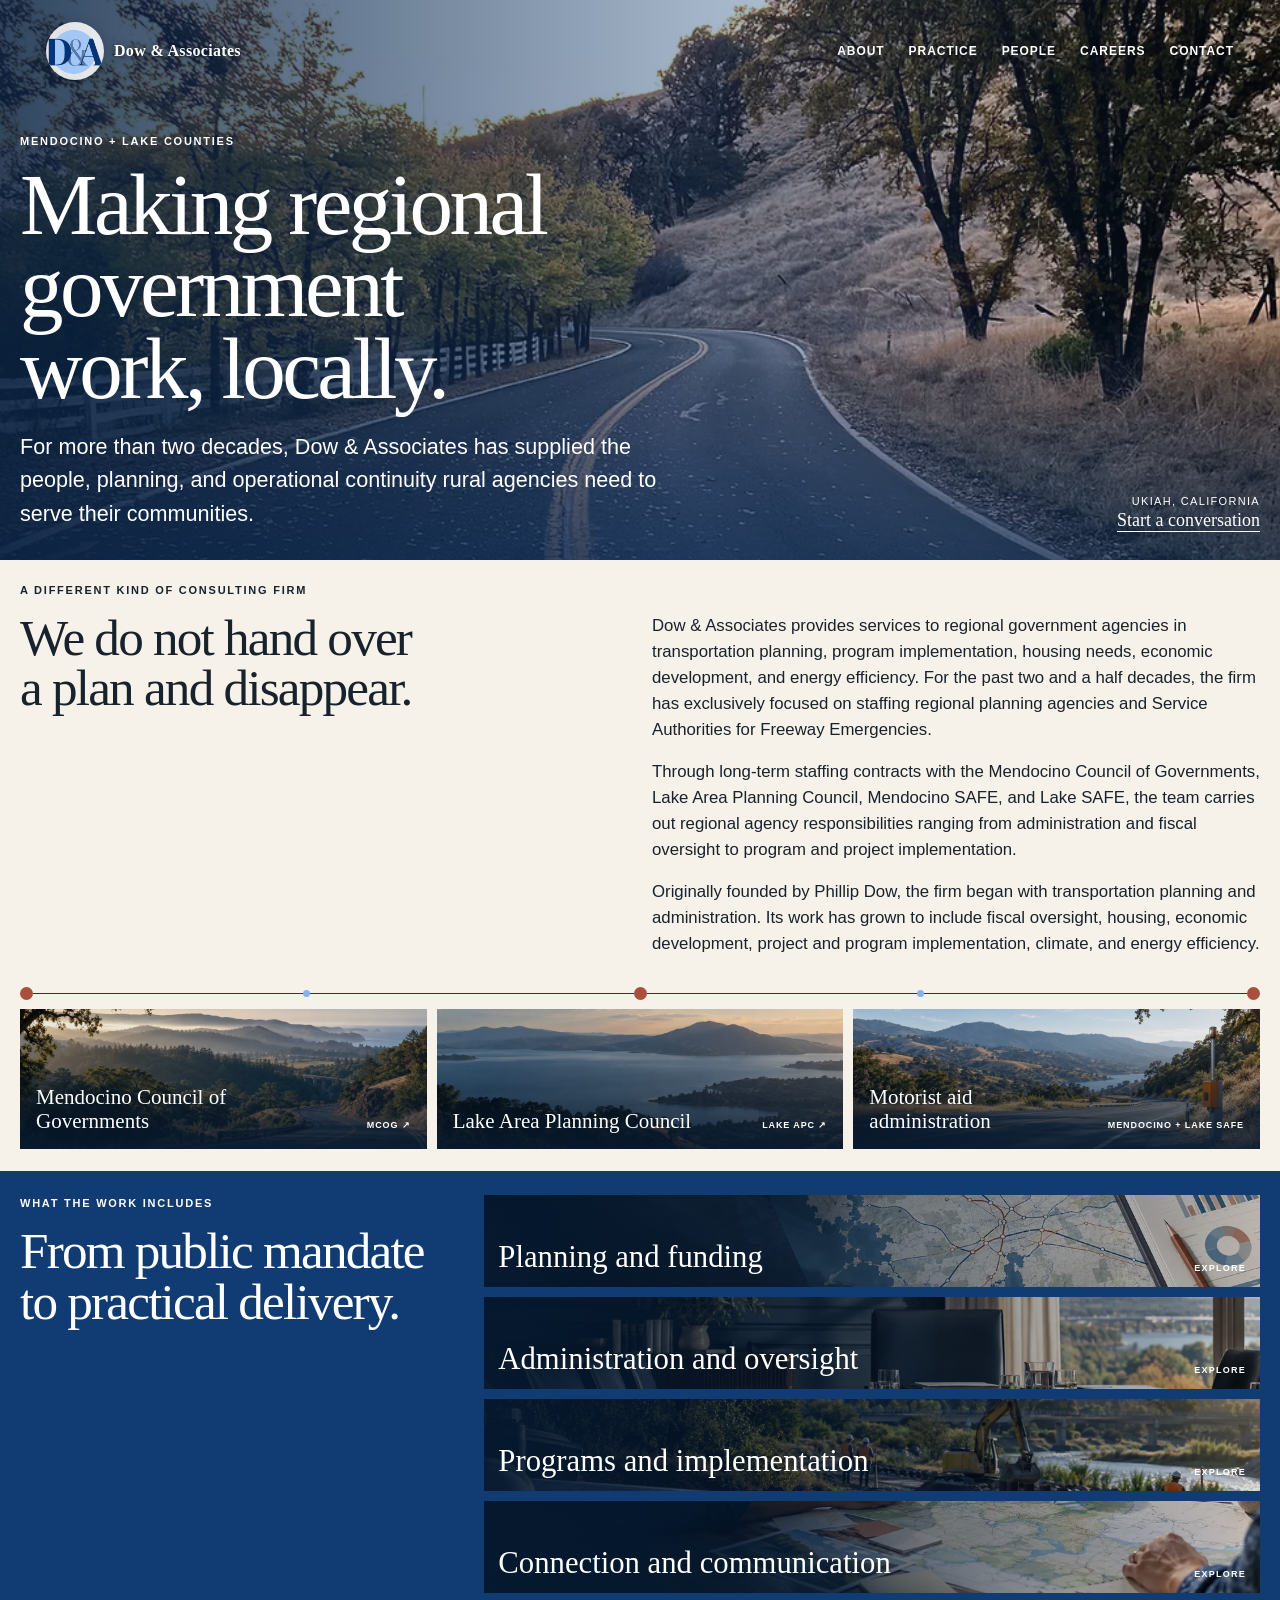
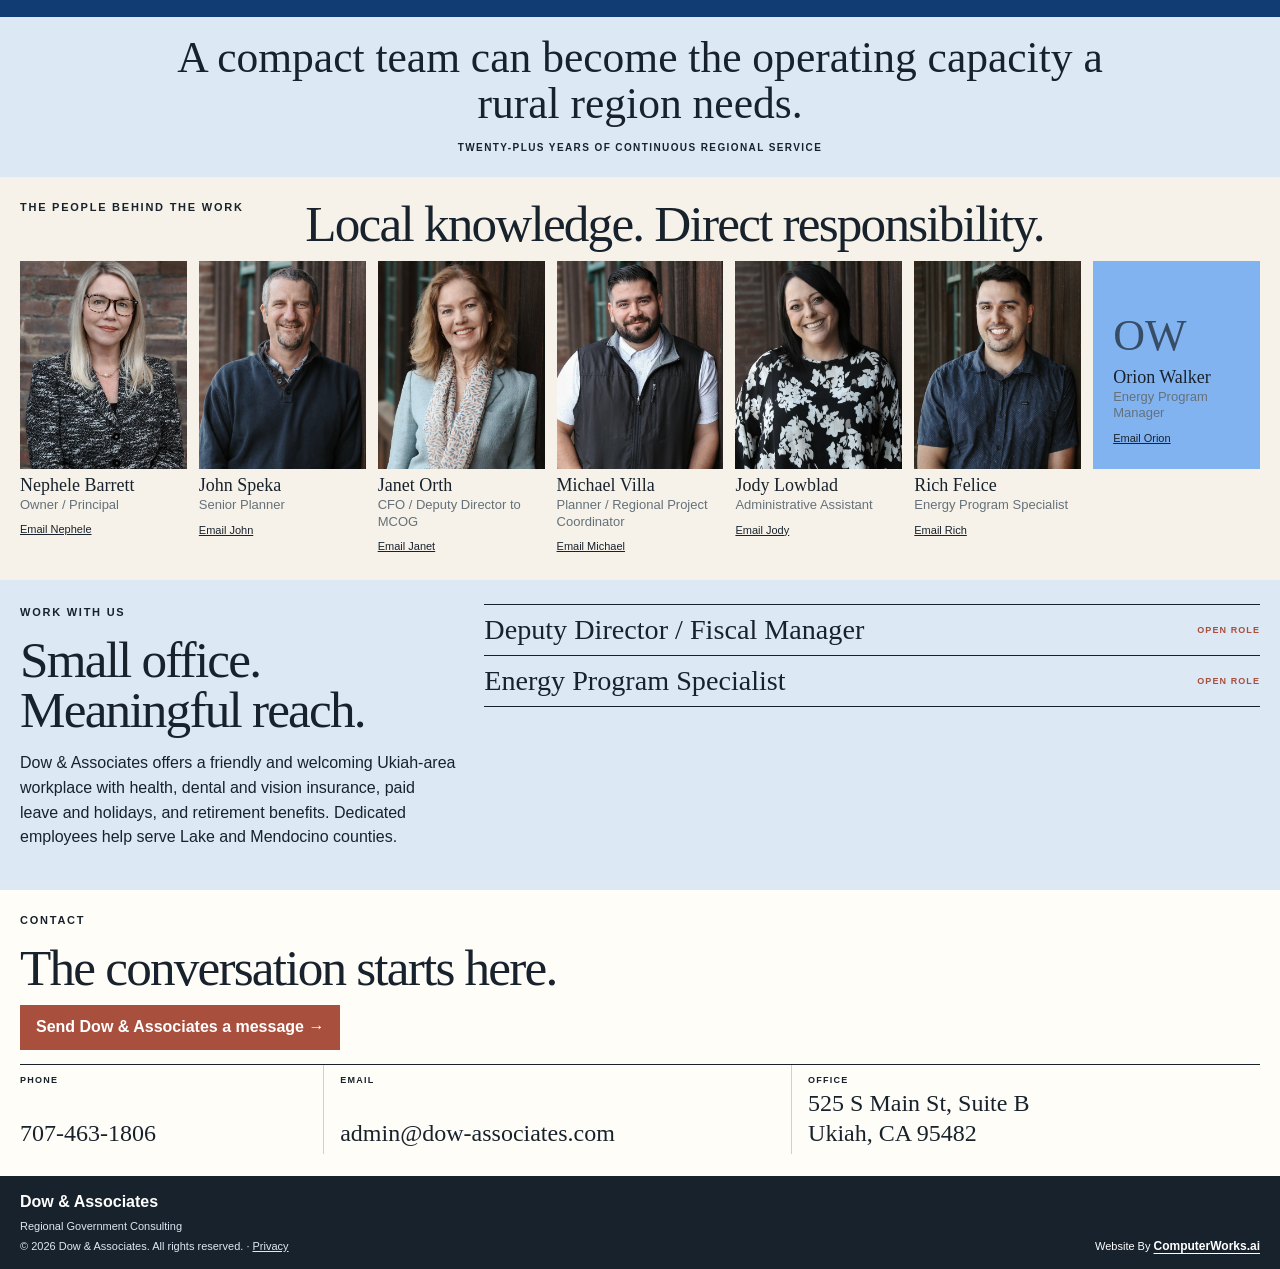
<file: index.html>
<!doctype html>
<html lang="en">
<head>
  <meta charset="utf-8">
  <meta name="viewport" content="width=device-width, initial-scale=1">
  <meta name="robots" content="noindex, nofollow">
  <meta name="description" content="Dow & Associates provides regional government staffing and operations across Mendocino and Lake counties.">
  <title>Dow & Associates | Regional Government Consulting</title>
  <link rel="icon" href="assets/favicon.svg" type="image/svg+xml">
  <link rel="stylesheet" href="assets/styles.css?v=20261025-8">
<link rel="stylesheet" href="assets/cwu-colophon.css" data-cwu-colophon="true">
</head>
<body>
  <a class="skip-link" href="#main">Skip to content</a>
  <header class="site-header"><a class="wordmark" href="#top" aria-label="Dow and Associates home"><img class="brand-logo" src="assets/images/logo.png" alt="" width="451" height="452"><span>Dow &amp; Associates</span></a><button class="menu-button" type="button" aria-expanded="false" aria-controls="site-nav">Explore</button><nav id="site-nav" aria-label="Primary navigation"><a href="#about">About</a><a href="#practice">Practice</a><a href="#people">People</a><a href="#careers">Careers</a><a href="contact/">Contact</a></nav></header>
  <main id="main">
    <section class="hero" id="top" aria-labelledby="hero-title"><img src="assets/images/hero.webp" alt="A winding rural road through the oak-covered hills of Northern California" width="978" height="534" fetchpriority="high"><div class="hero-shade" aria-hidden="true"></div><div class="hero-copy"><p class="overline">Mendocino + Lake Counties</p><h1 id="hero-title">Making regional government work, locally.</h1><p>For more than two decades, Dow &amp; Associates has supplied the people, planning, and operational continuity rural agencies need to serve their communities.</p></div><a class="hero-contact" href="#contact"><span>Ukiah, California</span><strong>Start a conversation</strong></a></section>
    <section class="intro" id="about" aria-labelledby="intro-title"><p class="eyebrow">A different kind of consulting firm</p><div class="intro-body"><h2 id="intro-title">We do not hand over a plan and disappear.</h2><div><p>Dow & Associates provides services to regional government agencies in transportation planning, program implementation, housing needs, economic development, and energy efficiency. For the past two and a half decades, the firm has exclusively focused on staffing regional planning agencies and Service Authorities for Freeway Emergencies.</p><p>Through long-term staffing contracts with the Mendocino Council of Governments, Lake Area Planning Council, Mendocino SAFE, and Lake SAFE, the team carries out regional agency responsibilities ranging from administration and fiscal oversight to program and project implementation.</p><p>Originally founded by Phillip Dow, the firm began with transportation planning and administration. Its work has grown to include fiscal oversight, housing, economic development, project and program implementation, climate, and energy efficiency.</p></div></div><div class="region-line" aria-hidden="true"><span></span><i></i><span></span><i></i><span></span></div><div class="agency-links"><a class="agency-card" href="https://www.mendocinocog.org/"><img src="assets/images/mcog-tile.webp" alt="A Northern California roadway crossing Mendocino County hills" width="1200" height="675" decoding="async"><span class="agency-card-copy"><strong>Mendocino Council of Governments</strong><b>MCOG ↗</b></span></a><a class="agency-card" href="https://www.lakeapc.org/"><img src="assets/images/lake-apc-tile.webp" alt="Clear Lake and the surrounding Lake County landscape" width="1200" height="675" decoding="async"><span class="agency-card-copy"><strong>Lake Area Planning Council</strong><b>Lake APC ↗</b></span></a><div class="agency-card agency-card-static"><img src="assets/images/safe-tile.webp" alt="A rural highway emergency call box in Northern California" width="1200" height="675" decoding="async"><span class="agency-card-copy"><strong>Motorist aid administration</strong><b>Mendocino + Lake SAFE</b></span></div></div></section>
    <section class="practice" id="practice" aria-labelledby="practice-title"><div class="practice-heading"><p class="eyebrow">What the work includes</p><h2 id="practice-title">From public mandate to practical delivery.</h2></div><div class="practice-list"><details open><summary><img src="assets/images/planning-button.webp" alt="" width="1200" height="500" decoding="async"><strong>Planning and funding</strong><span>Explore</span></summary><div><p>Long-range transportation plan development</p><p>Transportation funding programming</p><p>Transit funding allocation</p><p>Regional Housing Needs Allocation preparation</p></div></details><details><summary><img src="assets/images/oversight-button.webp" alt="" width="1200" height="500" decoding="async"><strong>Administration and oversight</strong><span>Explore</span></summary><div><p>Transportation Development Act administration and oversight</p><p>Budget development and management</p><p>Annual work plan preparation and implementation</p><p>Board and committee meeting management and preparation</p></div></details><details><summary><img src="assets/images/implementation-button.webp" alt="" width="1200" height="500" decoding="async"><strong>Programs and implementation</strong><span>Explore</span></summary><div><p>Grant writing and management</p><p>Funding program management</p><p>Program and project implementation</p><p>Northern Rural Energy Network program implementation</p></div></details><details><summary><img src="assets/images/communication-button.webp" alt="" width="1200" height="500" decoding="async"><strong>Connection and communication</strong><span>Explore</span></summary><div><p>Motorist aid call box administration and maintenance</p><p>Agency website management</p><p>Media communications</p><p>Economic development support</p></div></details></div></section>
    <section class="quote" aria-label="Dow and Associates positioning statement"><p>A compact team can become the operating capacity a rural region needs.</p><span>Twenty-plus years of continuous regional service</span></section>
    <section class="people" id="people" aria-labelledby="people-title"><div class="people-heading"><p class="eyebrow">The people behind the work</p><h2 id="people-title">Local knowledge. Direct responsibility.</h2></div><div class="portrait-row"><article><img src="assets/images/nephele.jpg" alt="Nephele Barrett" width="596" height="756" loading="lazy" decoding="async"><div><h3>Nephele Barrett</h3><p>Owner / Principal</p><a href="mailto:barrettn@dow-associates.com">Email Nephele</a></div></article><article><img src="assets/images/john.jpg" alt="John Speka" width="596" height="756" loading="lazy" decoding="async"><div><h3>John Speka</h3><p>Senior Planner</p><a href="mailto:spekaj@dow-associates.com">Email John</a></div></article><article><img src="assets/images/janet.jpg" alt="Janet Orth" width="596" height="756" loading="lazy" decoding="async"><div><h3>Janet Orth</h3><p>CFO / Deputy Director to MCOG</p><a href="mailto:orthj@dow-associates.com">Email Janet</a></div></article><article><img src="assets/images/michael.jpg" alt="Michael Villa" width="596" height="756" loading="lazy" decoding="async"><div><h3>Michael Villa</h3><p>Planner / Regional Project Coordinator</p><a href="mailto:villam@dow-associates.com">Email Michael</a></div></article><article><img src="assets/images/jody.jpg" alt="Jody Lowblad" width="596" height="756" loading="lazy" decoding="async"><div><h3>Jody Lowblad</h3><p>Administrative Assistant</p><a href="mailto:lowbladj@dow-associates.com">Email Jody</a></div></article><article><img src="assets/images/rich.jpg" alt="Rich Felice" width="596" height="756" loading="lazy" decoding="async"><div><h3>Rich Felice</h3><p>Energy Program Specialist</p><a href="mailto:felicer@dow-associates.com">Email Rich</a></div></article><article class="no-photo"><div><span>OW</span><h3>Orion Walker</h3><p>Energy Program Manager</p><a href="mailto:walkero@dow-associates.com">Email Orion</a></div></article></div></section>
    <section class="careers" id="careers" aria-labelledby="careers-title"><div><p class="eyebrow">Work with us</p><h2 id="careers-title">Small office.<br>Meaningful reach.</h2><p>Dow & Associates offers a friendly and welcoming Ukiah-area workplace with health, dental and vision insurance, paid leave and holidays, and retirement benefits. Dedicated employees help serve Lake and Mendocino counties.</p></div><div class="openings"><details open><summary><span>Deputy Director / Fiscal Manager</span><b>Open role</b></summary><div><p>The Deputy Director/Fiscal Manager plans, develops, directs, and supervises administrative and accounting functions, including administrative policies and procedures, procurement, and records management.</p><p>Responsibilities include agency budgets; revenue tracking and forecasting; fiscal control, monitoring, and reporting; disbursements and cost accounting; fiscal and performance audits; contracts; boards and committees; state and federal compliance; transit claimant oversight; website management and publicity; and special projects. The work is performed primarily under the Mendocino Council of Governments staffing contract.</p><a href="mailto:admin@dow-associates.com?subject=Deputy%20Director%20%2F%20Fiscal%20Manager">Send a resume, cover letter, and references →</a></div></details><details><summary><span>Energy Program Specialist</span><b>Open role</b></summary><div><p>The Energy Program Specialist implements energy efficiency and sustainability initiatives, including public and residential equity programs, rebate and resource programs, energy assessments, workforce training, and codes and standards support.</p><p>This is a full-time Ukiah position with a hybrid-work option, local travel, and occasional weekend and evening outreach. Qualifications include education or experience equivalent to a college degree or two years in a closely related field, plus knowledge of energy technologies, energy management, usage, efficiency and conservation, and local and state energy policy and goals.</p><a href="https://www.indeed.com/job/energy-program-specialist-bd1ef2acbaef7be6">View the Indeed listing →</a><br><a href="mailto:admin@dow-associates.com?subject=Energy%20Program%20Specialist">Apply by email →</a></div></details></div></section>
    <section class="contact" id="contact" aria-labelledby="contact-title"><p class="eyebrow">Contact</p><h2 id="contact-title">The conversation starts here.</h2><a class="contact-button" href="contact/">Send Dow &amp; Associates a message →</a><div class="contact-links"><a href="tel:+17074631806"><small>Phone</small><strong>707-463-1806</strong></a><a href="mailto:admin@dow-associates.com"><small>Email</small><strong>admin@dow-associates.com</strong></a><a href="https://www.google.com/maps/@39.146673,-123.2054216,187a,75y,12.41h,89.07t/data=!3m7!1e1!3m5!1sJqobm53rjxcoYDddpdhJoA!2e0!6shttps:%2F%2Fstreetviewpixels-pa.clients6.google.com%2Fv1%2Fthumbnail%3Fcb_client%3Dmaps_sv.tactile%26w%3D900%26h%3D600%26pitch%3D0.9318750362195516%26panoid%3DJqobm53rjxcoYDddpdhJoA%26yaw%3D12.410435412925892!7i16384!8i8192?entry=ttu&amp;g_ep=EgoyMDI2MTAyMC4wIKXMDSoASAFQAw%3D%3D"><small>Office</small><strong>525 S Main St, Suite B<br>Ukiah, CA 95482</strong></a></div></section>
  </main>
  <footer><div><strong>Dow &amp; Associates</strong><span>Regional Government Consulting</span><span>© 2026 Dow &amp; Associates. All rights reserved. · <a href="privacy/">Privacy</a></span></div><!-- CWU COLOPHON START -->
<div id="cwu-colophon" class="cwu-colophon" aria-label="Website Colophon">
  <span class="cwu-colophon-credit">Website By <a href="https://computerworks.ai/" class="cwu-colophon-brand">ComputerWorks.ai</a></span>
</div>
<!-- CWU COLOPHON END --></footer>
  <script src="assets/site.js?v=20261025-2"></script>
</body>
</html>
</file>
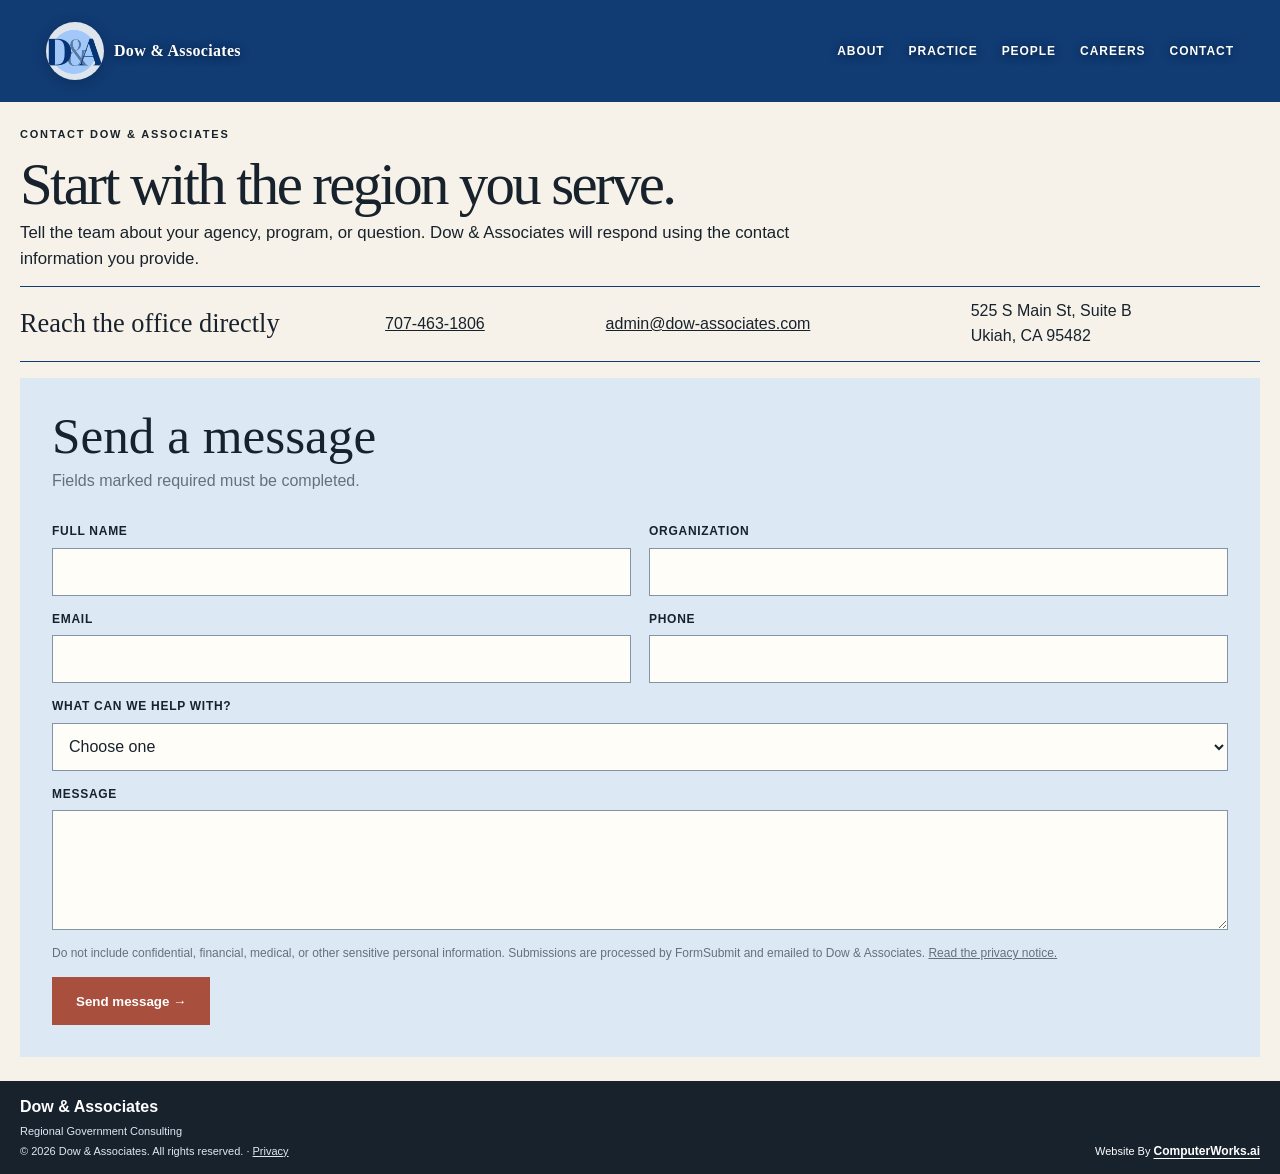
<file: contact/index.html>
<!doctype html>
<html lang="en">
<head>
  <meta charset="utf-8">
  <meta name="viewport" content="width=device-width, initial-scale=1">
  <meta name="robots" content="noindex, nofollow">
  <meta name="description" content="Contact Dow & Associates about regional planning, agency staffing, programs, and public-sector consulting.">
  <title>Contact | Dow & Associates</title>
  <link rel="icon" href="../assets/favicon.svg" type="image/svg+xml">
  <link rel="stylesheet" href="../assets/styles.css?v=20261025-8">
<link rel="stylesheet" href="../assets/cwu-colophon.css" data-cwu-colophon="true">
</head>
<body>
  <a class="skip-link" href="#main">Skip to content</a>
  <div class="interior-header">
    <header class="site-header"><a class="wordmark" href="../" aria-label="Dow and Associates home"><img class="brand-logo" src="../assets/images/logo.png" alt="" width="451" height="452"><span>Dow &amp; Associates</span></a><button class="menu-button" type="button" aria-expanded="false" aria-controls="site-nav">Explore</button><nav id="site-nav" aria-label="Primary navigation"><a href="../#about">About</a><a href="../#practice">Practice</a><a href="../#people">People</a><a href="../#careers">Careers</a><a href="./" aria-current="page">Contact</a></nav></header>
  </div>
  <main class="interior-main" id="main">
    <section class="interior-intro" aria-labelledby="page-title"><div><p class="eyebrow">Contact Dow &amp; Associates</p><h1 id="page-title">Start with the region you serve.</h1></div><p>Tell the team about your agency, program, or question. Dow &amp; Associates will respond using the contact information you provide.</p></section>
    <div class="contact-layout">
      <aside class="contact-aside" aria-labelledby="direct-title"><h2 id="direct-title">Reach the office directly</h2><a href="tel:+17074631806">707-463-1806</a><a href="mailto:admin@dow-associates.com">admin@dow-associates.com</a><address>525 S Main St, Suite B<br>Ukiah, CA 95482</address></aside>
      <section class="form-panel" aria-labelledby="form-title"><h2 id="form-title">Send a message</h2><p class="form-note">Fields marked required must be completed.</p>
        <form class="contact-form" action="https://formsubmit.co/admin@dow-associates.com" method="post">
          <input type="hidden" name="_subject" value="New website inquiry for Dow &amp; Associates">
          <input type="hidden" name="_next" value="https://ukiahcomputerworks.github.io/dow-preview/thanks/">
          <input type="hidden" name="_template" value="table">
          <input type="text" name="_honey" tabindex="-1" autocomplete="off" class="form-honey" aria-hidden="true">
          <label>Full name <input type="text" name="Name" autocomplete="name" required></label>
          <label>Organization <input type="text" name="Organization" autocomplete="organization"></label>
          <label>Email <input type="email" name="Email" autocomplete="email" required></label>
          <label>Phone <input type="tel" name="Phone" autocomplete="tel"></label>
          <label class="full">What can we help with?
            <select name="Inquiry type" required><option value="">Choose one</option><option>Regional agency staffing</option><option>Transportation planning</option><option>Program or project implementation</option><option>Housing or economic development</option><option>Climate or energy program</option><option>Employment</option><option>General question</option></select>
          </label>
          <label class="full">Message <textarea name="Message" required></textarea></label>
          <p class="form-privacy">Do not include confidential, financial, medical, or other sensitive personal information. Submissions are processed by FormSubmit and emailed to Dow &amp; Associates. <a href="../privacy/">Read the privacy notice.</a></p>
          <button type="submit">Send message →</button>
        </form>
      </section>
    </div>
  </main>
  <footer><div><strong>Dow &amp; Associates</strong><span>Regional Government Consulting</span><span>© 2026 Dow &amp; Associates. All rights reserved. · <a href="../privacy/">Privacy</a></span></div><!-- CWU COLOPHON START -->
<div id="cwu-colophon" class="cwu-colophon" aria-label="Website Colophon">
  <span class="cwu-colophon-credit">Website By <a href="https://computerworks.ai/" class="cwu-colophon-brand">ComputerWorks.ai</a></span>
</div>
<!-- CWU COLOPHON END --></footer>
  <script src="../assets/site.js?v=20261025-2"></script>
</body>
</html>
</file>
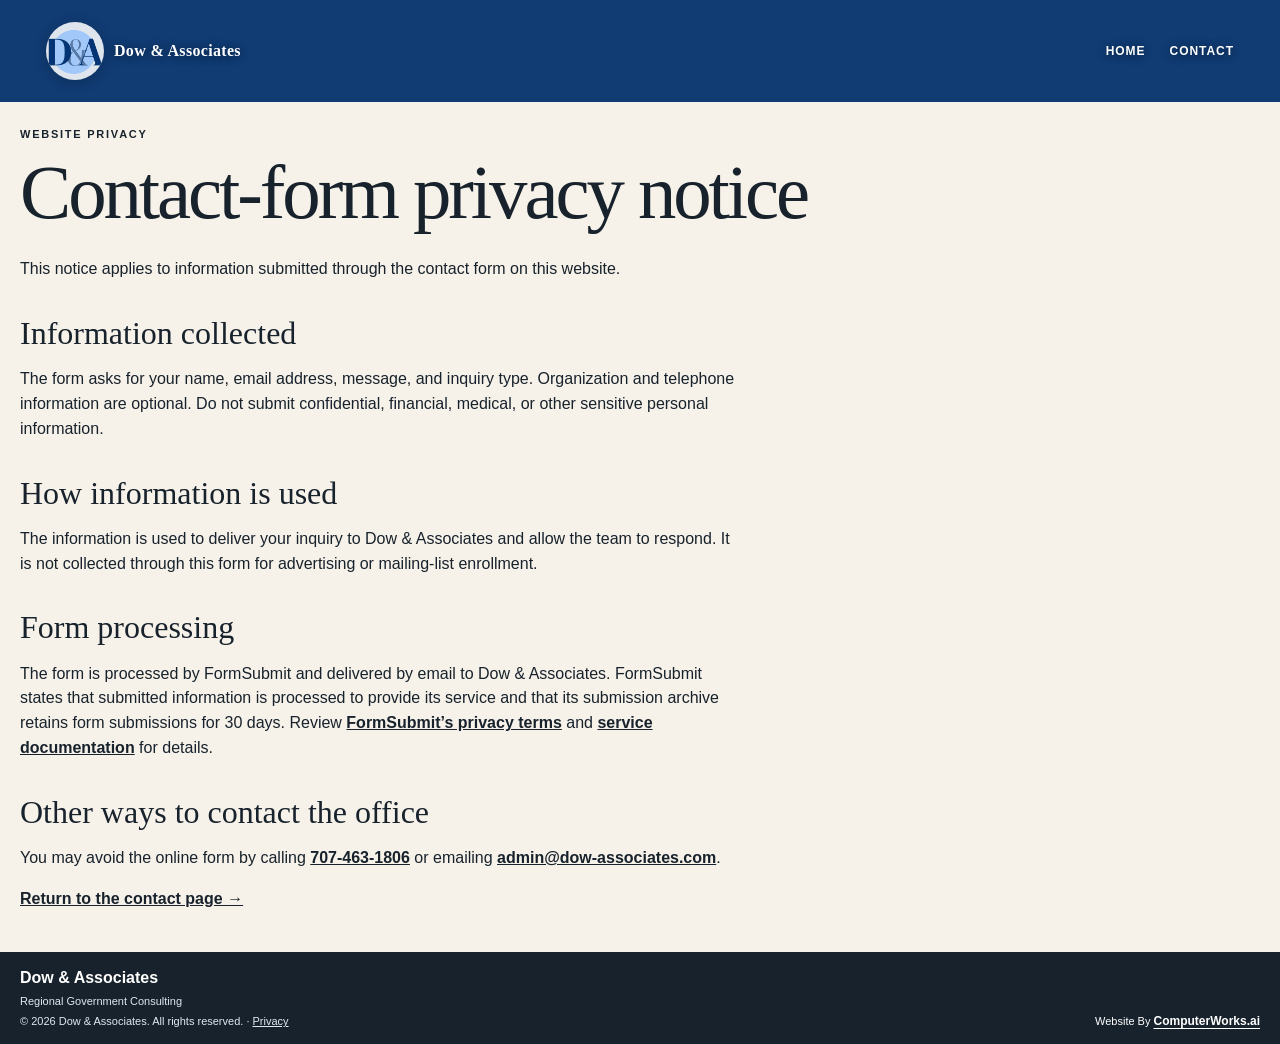
<file: privacy/index.html>
<!doctype html>
<html lang="en">
<head>
  <meta charset="utf-8">
  <meta name="viewport" content="width=device-width, initial-scale=1">
  <meta name="robots" content="noindex, nofollow">
  <meta name="description" content="Privacy information for the Dow & Associates website contact form.">
  <title>Privacy | Dow & Associates</title>
  <link rel="icon" href="../assets/favicon.svg" type="image/svg+xml">
  <link rel="stylesheet" href="../assets/styles.css?v=20261025-8">
<link rel="stylesheet" href="../assets/cwu-colophon.css" data-cwu-colophon="true">
</head>
<body>
  <a class="skip-link" href="#main">Skip to content</a>
  <div class="interior-header"><header class="site-header"><a class="wordmark" href="../" aria-label="Dow and Associates home"><img class="brand-logo" src="../assets/images/logo.png" alt="" width="451" height="452"><span>Dow &amp; Associates</span></a><nav aria-label="Primary navigation"><a href="../">Home</a><a href="../contact/">Contact</a></nav></header></div>
  <main class="interior-main" id="main"><article class="privacy-copy"><p class="eyebrow">Website privacy</p><h1>Contact-form privacy notice</h1><p>This notice applies to information submitted through the contact form on this website.</p><h2>Information collected</h2><p>The form asks for your name, email address, message, and inquiry type. Organization and telephone information are optional. Do not submit confidential, financial, medical, or other sensitive personal information.</p><h2>How information is used</h2><p>The information is used to deliver your inquiry to Dow &amp; Associates and allow the team to respond. It is not collected through this form for advertising or mailing-list enrollment.</p><h2>Form processing</h2><p>The form is processed by FormSubmit and delivered by email to Dow &amp; Associates. FormSubmit states that submitted information is processed to provide its service and that its submission archive retains form submissions for 30 days. Review <a href="https://formsubmit.co/privacy.pdf">FormSubmit’s privacy terms</a> and <a href="https://formsubmit.co/documentation">service documentation</a> for details.</p><h2>Other ways to contact the office</h2><p>You may avoid the online form by calling <a href="tel:+17074631806">707-463-1806</a> or emailing <a href="mailto:admin@dow-associates.com">admin@dow-associates.com</a>.</p><p><a href="../contact/">Return to the contact page →</a></p></article></main>
  <footer><div><strong>Dow &amp; Associates</strong><span>Regional Government Consulting</span><span>© 2026 Dow &amp; Associates. All rights reserved. · <a href="./">Privacy</a></span></div><!-- CWU COLOPHON START -->
<div id="cwu-colophon" class="cwu-colophon" aria-label="Website Colophon">
  <span class="cwu-colophon-credit">Website By <a href="https://computerworks.ai/" class="cwu-colophon-brand">ComputerWorks.ai</a></span>
</div>
<!-- CWU COLOPHON END --></footer>
</body>
</html>
</file>
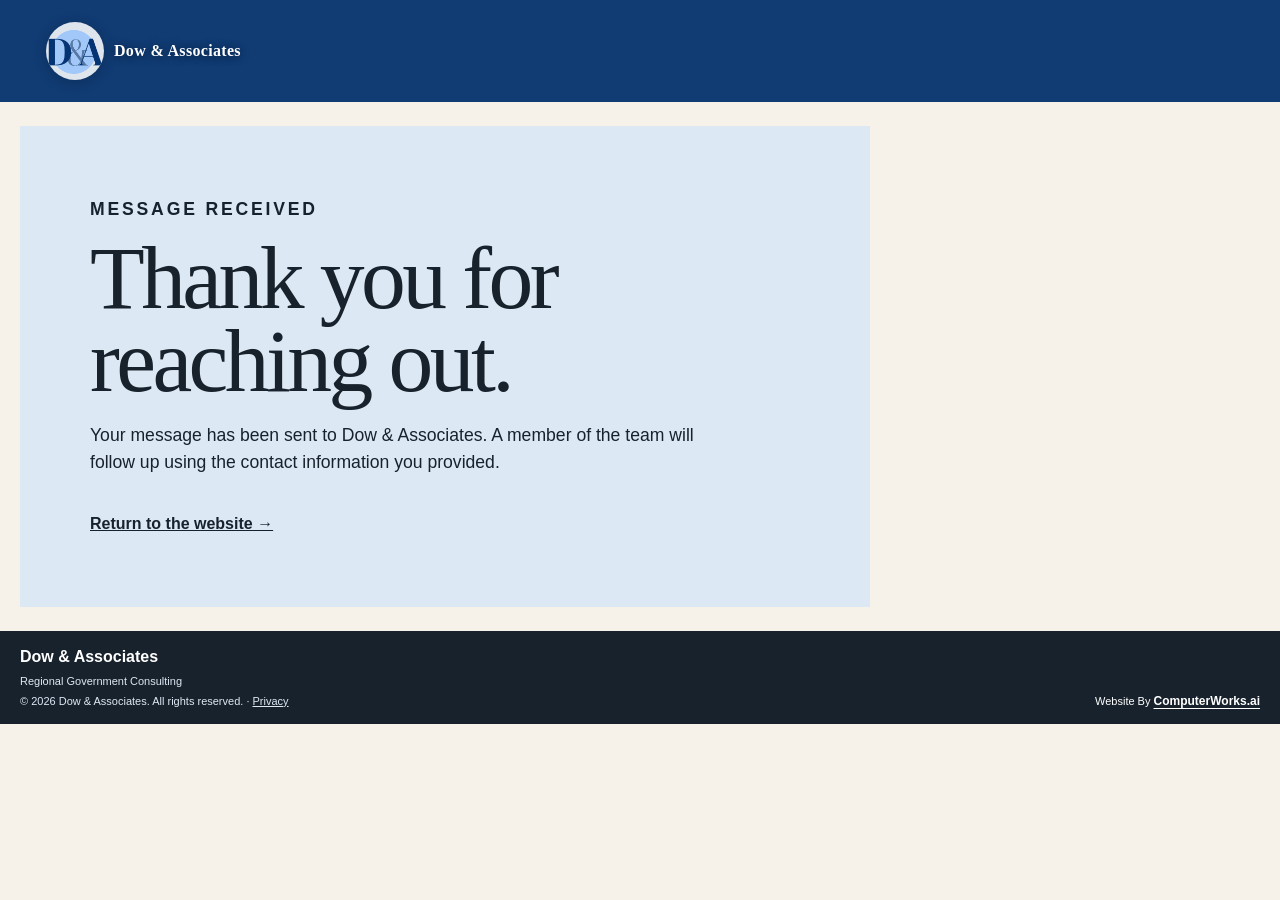
<file: thanks/index.html>
<!doctype html>
<html lang="en">
<head>
  <meta charset="utf-8">
  <meta name="viewport" content="width=device-width, initial-scale=1">
  <meta name="robots" content="noindex, nofollow">
  <title>Message Sent | Dow & Associates</title>
  <link rel="icon" href="../assets/favicon.svg" type="image/svg+xml">
  <link rel="stylesheet" href="../assets/styles.css?v=20261025-8">
<link rel="stylesheet" href="../assets/cwu-colophon.css" data-cwu-colophon="true">
</head>
<body>
  <div class="interior-header"><header class="site-header"><a class="wordmark" href="../" aria-label="Dow and Associates home"><img class="brand-logo" src="../assets/images/logo.png" alt="" width="451" height="452"><span>Dow &amp; Associates</span></a></header></div>
  <main class="interior-main" id="main"><section class="thanks-panel"><p class="eyebrow">Message received</p><h1>Thank you for reaching out.</h1><p>Your message has been sent to Dow &amp; Associates. A member of the team will follow up using the contact information you provided.</p><a href="../">Return to the website →</a></section></main>
  <footer><div><strong>Dow &amp; Associates</strong><span>Regional Government Consulting</span><span>© 2026 Dow &amp; Associates. All rights reserved. · <a href="../privacy/">Privacy</a></span></div><!-- CWU COLOPHON START -->
<div id="cwu-colophon" class="cwu-colophon" aria-label="Website Colophon">
  <span class="cwu-colophon-credit">Website By <a href="https://computerworks.ai/" class="cwu-colophon-brand">ComputerWorks.ai</a></span>
</div>
<!-- CWU COLOPHON END --></footer>
</body>
</html>
</file>
<file: assets/styles.css>
:root {
  --navy: #103b73;
  --sky: #82b3f1;
  --mist: #dce9f5;
  --paper: #fffdf8;
  --cream: #f6f2e9;
  --clay: #a94f3e;
  --ink: #18222c;
  --stone: #65717a;
  --line: #c8d2dc;
  --serif: Georgia, "Times New Roman", serif;
  --sans: Arial, "Helvetica Neue", sans-serif;
  --max: 1240px;
}

* { box-sizing: border-box; }
html { scroll-behavior: smooth; scroll-padding-top: 82px; }
body { margin: 0; background: var(--cream); color: var(--ink); font: 16px/1.55 var(--sans); }
img { max-width: 100%; }
a { color: inherit; }
:focus-visible { outline: 3px solid var(--clay); outline-offset: 4px; }

.skip-link { position: fixed; top: -60px; left: 16px; z-index: 100; padding: 10px 15px; background: var(--paper); border: 2px solid var(--ink); }
.skip-link:focus { top: 12px; }
.site-header { position: absolute; z-index: 10; inset: 0 0 auto; display: flex; align-items: center; justify-content: space-between; gap: 24px; max-width: var(--max); margin: auto; padding: 22px 26px; color: white; }
.wordmark { display: flex; align-items: center; gap: 10px; text-decoration: none; text-shadow: 0 1px 8px #0008; }
.brand-logo { width: 58px; height: 58px; object-fit: contain; border-radius: 50%; background: #ffffffdd; box-shadow: 0 2px 14px #0003; }
.wordmark span { font: 700 16px/1.1 var(--serif); letter-spacing: .02em; }
nav { display: flex; align-items: center; gap: 24px; }
nav a { font-size: 12px; font-weight: 700; letter-spacing: .08em; text-decoration: none; text-transform: uppercase; text-shadow: 0 1px 8px #0008; }
nav a:hover, nav a:focus-visible { border-bottom: 2px solid white; }
.menu-button { display: none; min-height: 44px; padding: 8px 13px; border: 1px solid white; background: #103b73e8; color: white; font-weight: 700; }

.hero { position: relative; min-height: min(560px, 72vh); display: flex; align-items: flex-end; color: white; overflow: hidden; }
.hero > img { position: absolute; inset: 0; width: 100%; height: 100%; object-fit: cover; }
.hero-shade { position: absolute; inset: 0; background: linear-gradient(90deg, rgba(10,35,67,.84), rgba(16,59,115,.38) 55%, rgba(16,59,115,.08)), linear-gradient(0deg, rgba(10,35,67,.68), transparent 46%); }
.hero-copy { position: relative; z-index: 1; width: min(820px, calc(100% - 40px)); margin: 0 max(20px, calc((100vw - var(--max))/2)); padding: 110px 0 30px; }
.overline, .eyebrow { margin: 0 0 14px; font-size: 11px; font-weight: 800; letter-spacing: .16em; text-transform: uppercase; }
.hero h1 { max-width: 720px; margin: 0 0 20px; font: 400 clamp(3.3rem, 6.8vw, 6.4rem)/.94 var(--serif); letter-spacing: -.04em; text-wrap: balance; }
.hero-copy > p:last-child { max-width: 640px; margin: 0; font-size: clamp(1.05rem, 1.8vw, 1.35rem); }
.hero-contact { position: absolute; right: max(20px, calc((100vw - var(--max))/2)); bottom: 28px; z-index: 2; display: flex; flex-direction: column; align-items: flex-end; text-decoration: none; }
.hero-contact span { font-size: 11px; text-transform: uppercase; letter-spacing: .12em; }
.hero-contact strong { font: 400 18px var(--serif); border-bottom: 1px solid white; }

.intro, .people, .contact { padding: 22px max(20px, calc((100vw - var(--max))/2)); }
.intro-body { display: grid; grid-template-columns: 1fr 1fr; gap: 24px; align-items: start; }
.intro h2, .practice h2, .people h2, .careers h2, .contact h2 { margin: 0; font: 400 clamp(2.25rem, 4vw, 4rem)/.98 var(--serif); letter-spacing: -.035em; text-wrap: balance; }
.intro-body > div p { margin: 0 0 16px; font-size: 1.05rem; }
.region-line { display: flex; align-items: center; margin: 14px 0 9px; }
.region-line span { width: 13px; height: 13px; border-radius: 50%; background: var(--clay); }
.region-line i { position: relative; flex: 1; height: 1px; background: var(--navy); }
.region-line i::after { content: ""; position: absolute; left: 45%; top: -3px; width: 7px; height: 7px; border-radius: 50%; background: var(--sky); }
.agency-links { display: grid; grid-template-columns: repeat(3, 1fr); gap: 10px; }
.agency-card { position: relative; display: block; min-height: 140px; overflow: hidden; background: var(--navy); color: white; text-decoration: none; }
.agency-card > img { position: absolute; inset: 0; width: 100%; height: 100%; object-fit: cover; transition: transform .45s ease, filter .45s ease; }
.agency-card::after { content: ""; position: absolute; inset: 0; background: linear-gradient(0deg, rgba(8,27,48,.9), rgba(8,27,48,.08) 75%); }
.agency-card-copy { position: absolute; z-index: 1; inset: auto 0 0; display: flex; align-items: end; justify-content: space-between; gap: 16px; padding: 16px; }
.agency-card-copy strong { max-width: 270px; font: 400 21px/1.12 var(--serif); }
.agency-card-copy b { flex: 0 0 auto; font-size: 9px; letter-spacing: .1em; text-transform: uppercase; }
.agency-card:not(.agency-card-static):hover > img, .agency-card:not(.agency-card-static):focus-visible > img { transform: scale(1.035); filter: brightness(1.08); }
.agency-card:not(.agency-card-static):hover .agency-card-copy strong, .agency-card:not(.agency-card-static):focus-visible .agency-card-copy strong { text-decoration: underline; text-underline-offset: 4px; }

.practice { display: grid; grid-template-columns: .72fr 1.28fr; gap: 28px; padding: 24px max(20px, calc((100vw - var(--max))/2)); background: var(--navy); color: white; }
.practice-heading { position: sticky; top: 110px; align-self: start; }
.practice-list { display: grid; gap: 10px; }
.practice-list details { background: #0a315f; }
.practice-list summary { position: relative; display: flex; align-items: end; justify-content: space-between; min-height: 92px; padding: 14px; overflow: hidden; cursor: pointer; list-style: none; }
.practice-list summary::-webkit-details-marker, .openings summary::-webkit-details-marker { display: none; }
.practice-list summary::after { content: ""; position: absolute; inset: 0; background: linear-gradient(90deg, rgba(5,25,48,.94), rgba(5,25,48,.45) 62%, rgba(5,25,48,.12)); }
.practice-list summary img { position: absolute; inset: 0; width: 100%; height: 100%; object-fit: cover; transition: transform .45s ease, filter .45s ease; }
.practice-list summary strong, .practice-list summary span { position: relative; z-index: 1; }
.practice-list summary strong { max-width: 82%; font: 400 clamp(1.45rem, 2.4vw, 2.1rem)/1.05 var(--serif); }
.practice-list summary span { font: 700 9px var(--sans); letter-spacing: .14em; text-transform: uppercase; }
.practice-list summary:hover img, .practice-list summary:focus-visible img { transform: scale(1.025); filter: brightness(1.08); }
.practice-list details[open] summary span { font-size: 0; }
.practice-list details[open] summary span::after { content: "Close"; font: 700 9px var(--sans); letter-spacing: .14em; text-transform: uppercase; }
.practice-list details div { display: grid; grid-template-columns: 1fr 1fr; gap: 0 20px; padding: 12px 18px 18px; color: var(--mist); }
.practice-list details p { margin: 0; padding: 8px 0; border-top: 1px solid #ffffff20; }
.quote { padding: 18px max(20px, calc((100vw - 940px)/2)); text-align: center; background: var(--mist); color: var(--ink); }
.quote p { margin: 0 auto 8px; font: 400 clamp(1.8rem, 3.4vw, 3.1rem)/1.04 var(--serif); }
.quote span { font-size: 10px; font-weight: 800; letter-spacing: .14em; text-transform: uppercase; }

.people-heading { display: grid; grid-template-columns: .28fr 1fr; gap: 18px; margin-bottom: 12px; }
.portrait-row { display: grid; grid-template-columns: repeat(7, 1fr); gap: 12px; }
.portrait-row article { position: relative; min-width: 0; align-self: start; }
.portrait-row img { display: block; width: 100%; height: auto; aspect-ratio: 4/5; object-fit: cover; filter: saturate(.72) contrast(1.03); }
.portrait-row h3 { margin: 7px 0 1px; font: 400 18px/1.1 var(--serif); }
.portrait-row p { margin: 0 0 3px; color: var(--stone); font-size: 13px; line-height: 1.25; }
.portrait-row a { font-size: 11px; }
.no-photo { display: grid; min-height: 0; aspect-ratio: 4/5; padding: 20px; background: var(--sky); align-items: end; }
.no-photo span { display: block; font: 400 44px var(--serif); opacity: .7; }

.careers { display: grid; grid-template-columns: .72fr 1.28fr; gap: 28px; padding: 24px max(20px, calc((100vw - var(--max))/2)); background: var(--mist); }
.careers > div:first-child > p:last-child { max-width: 470px; }
.openings { border-top: 1px solid var(--ink); }
.openings details { border-bottom: 1px solid var(--ink); }
.openings summary { display: flex; align-items: center; justify-content: space-between; gap: 15px; min-height: 50px; list-style: none; cursor: pointer; font: 400 clamp(1.25rem, 2.2vw, 1.85rem) var(--serif); }
.openings summary b { font: 800 9px var(--sans); letter-spacing: .12em; text-transform: uppercase; color: var(--clay); }
.openings details div { padding: 0 0 20px; }
.openings details div p { max-width: 720px; }
.openings details a { font-weight: 800; text-decoration-thickness: 1px; text-underline-offset: 4px; }

.contact { background: var(--paper); }
.contact h2 { max-width: 850px; margin-bottom: 12px; }
.contact-button { display: inline-block; margin: 0 0 14px; padding: 10px 16px; background: var(--clay); color: white; font-weight: 800; text-decoration: none; }
.contact-button:hover, .contact-button:focus-visible { background: var(--navy); }
.contact-links { display: grid; grid-template-columns: .65fr 1fr 1fr; border-top: 1px solid var(--ink); }
.contact-links a { display: flex; flex-direction: column; min-height: 68px; padding: 9px 16px 6px 0; text-decoration: none; border-right: 1px solid var(--line); }
.contact-links a:not(:first-child) { padding-left: 16px; }
.contact-links a:last-child { border-right: 0; }
.contact-links a:hover, .contact-links a:focus-visible { background: var(--cream); }
.contact-links small { font-size: 9px; font-weight: 800; letter-spacing: .14em; text-transform: uppercase; }
.contact-links strong { margin-top: auto; font: 400 clamp(1.05rem, 2vw, 1.5rem)/1.25 var(--serif); overflow-wrap: anywhere; }
footer { display: flex; align-items: end; justify-content: space-between; gap: 20px; padding: 14px max(20px, calc((100vw - var(--max))/2)); background: var(--ink); color: white; }
footer strong, footer span { display: block; }
footer span { margin-top: 3px; color: var(--mist); font-size: 11px; }

.interior-header { position: relative; background: var(--navy); }
.interior-header .site-header { position: relative; }
.interior-main { padding: 24px max(20px, calc((100vw - var(--max))/2)); }
.interior-intro { display: grid; grid-template-columns: 1fr; gap: 8px; margin-bottom: 14px; }
.interior-intro h1 { max-width: none; margin: 0; font: 400 clamp(2.8rem, 4.6vw, 4.6rem)/.94 var(--serif); letter-spacing: -.045em; text-wrap: balance; }
.interior-intro p:last-child { max-width: 820px; margin: 0; font-size: 1.05rem; }
.contact-layout { display: grid; grid-template-columns: 1fr; gap: 16px; align-items: start; }
.contact-aside { display: grid; grid-template-columns: 1.2fr .7fr 1.2fr 1fr; gap: 18px; align-items: center; padding: 12px 0; border-block: 1px solid var(--navy); }
.contact-aside h2 { margin: 0; font: 400 1.65rem/1.05 var(--serif); }
.contact-aside a { display: block; margin: 0; overflow-wrap: anywhere; }
.contact-aside address { margin: 0; font-style: normal; }
.form-panel { padding: clamp(20px, 3vw, 32px); background: var(--mist); }
.form-panel h2 { margin: 0 0 8px; font: 400 clamp(2rem, 4vw, 3.6rem)/1 var(--serif); }
.form-note { margin: 0 0 28px; color: var(--stone); }
.contact-form { display: grid; grid-template-columns: 1fr 1fr; gap: 14px 18px; }
.contact-form label { display: grid; gap: 7px; font-size: 12px; font-weight: 800; letter-spacing: .06em; text-transform: uppercase; }
.contact-form label.full { grid-column: 1 / -1; }
.contact-form input, .contact-form select, .contact-form textarea { width: 100%; min-height: 48px; padding: 11px 12px; border: 1px solid #8294a6; border-radius: 0; background: var(--paper); color: var(--ink); font: 16px/1.4 var(--sans); }
.contact-form textarea { min-height: 120px; resize: vertical; }
.contact-form button { grid-column: 1 / -1; width: fit-content; min-height: 48px; padding: 11px 24px; border: 0; background: var(--clay); color: white; font-weight: 800; cursor: pointer; }
.contact-form button:hover, .contact-form button:focus-visible { background: var(--navy); }
.form-honey { position: absolute !important; left: -10000px !important; width: 1px !important; height: 1px !important; overflow: hidden !important; }
.form-privacy { grid-column: 1 / -1; margin: 0; color: var(--stone); font-size: 12px; }
.thanks-panel { max-width: 850px; padding: clamp(28px, 6vw, 70px); background: var(--mist); }
.thanks-panel h1 { margin: 0 0 20px; font: 400 clamp(3.2rem, 7vw, 6.6rem)/.92 var(--serif); letter-spacing: -.04em; }
.thanks-panel p { max-width: 620px; font-size: 1.1rem; }
.thanks-panel a { display: inline-block; margin-top: 18px; font-weight: 800; }
.privacy-copy { max-width: 820px; }
.privacy-copy h1 { margin: 0 0 28px; font: 400 clamp(3.1rem, 6vw, 5.8rem)/.94 var(--serif); letter-spacing: -.04em; }
.privacy-copy h2 { margin: 34px 0 8px; font: 400 2rem/1.1 var(--serif); }
.privacy-copy p, .privacy-copy li { max-width: 720px; }
.privacy-copy a { font-weight: 700; }

@media (max-width: 900px) {
  .site-header { padding: 16px 18px; }
  .menu-button { display: block; }
  nav { display: none; position: absolute; top: 72px; left: 16px; right: 16px; padding: 12px; background: var(--paper); color: var(--ink); box-shadow: 0 8px 25px #0004; flex-direction: column; align-items: stretch; gap: 0; }
  nav.open { display: flex; }
  nav a { min-height: 44px; padding: 11px; text-shadow: none; }
  .hero-contact { display: none; }
  .intro-body, .practice, .careers { grid-template-columns: 1fr; gap: 26px; }
  .interior-intro, .contact-layout { grid-template-columns: 1fr; gap: 28px; }
  .interior-intro p:last-child { margin-top: 0; }
  .practice-heading { position: static; }
  .people-heading { grid-template-columns: 1fr; gap: 6px; }
  .portrait-row { grid-template-columns: repeat(4, 1fr); }
  .agency-links, .contact-links { grid-template-columns: 1fr; }
  .agency-card { min-height: 112px; }
  .contact-links a, .contact-links a:not(:first-child) { min-height: 90px; padding: 14px 0; border-right: 0; border-bottom: 1px solid var(--line); }
}

@media (max-width: 520px) {
  .wordmark span { display: none; }
  .brand-logo { width: 52px; height: 52px; }
  .hero { min-height: 500px; }
  .hero-copy { padding-bottom: 22px; }
  .hero h1 { font-size: clamp(3rem, 15vw, 4.3rem); }
  .intro, .people, .contact { padding-block: 18px; }
  .practice, .careers { padding-block: 20px; }
  .practice-list summary { min-height: 88px; padding: 12px; }
  .practice-list details div { padding: 8px 14px 14px; }
  .practice-list details div { grid-template-columns: 1fr; }
  .portrait-row { grid-template-columns: repeat(2, 1fr); gap: 14px 10px; }
  .portrait-row img { aspect-ratio: 4/5; object-position: center 24%; }
  .no-photo { aspect-ratio: 4/5; }
  .contact h2 { font-size: 2.5rem; }
  footer { align-items: flex-start; flex-direction: column; }
  .contact-form { grid-template-columns: 1fr; }
  .contact-form label, .contact-form label.full { grid-column: 1; }
  .contact-aside { grid-template-columns: 1fr; gap: 9px; }
}

@media (prefers-reduced-motion: reduce) { html { scroll-behavior: auto; } }
</file>
<file: assets/cwu-colophon.css>
/* Inline credit in the existing footer; no additional band or separator. */
.cwu-legal-row{display:flex!important;flex-wrap:wrap;align-items:center;justify-content:space-between;gap:4px 20px}
.cwu-legal-row>p{margin:0}
#cwu-colophon.cwu-colophon{box-sizing:border-box;display:inline-flex!important;flex:0 0 auto;align-items:center;justify-content:flex-end;align-self:flex-end;max-width:100%;width:auto;margin:0 0 0 auto;padding:0;border:0;background:none;color:inherit;font-family:inherit;font-size:11px;line-height:1.5;text-align:right;letter-spacing:normal;text-transform:none}
#cwu-colophon .cwu-colophon-credit{display:inline!important;color:inherit;font-size:11px;line-height:1.5;letter-spacing:normal;text-transform:none}
#cwu-colophon a.cwu-colophon-brand{display:inline!important;color:inherit;background:none;padding:0;margin:0;border:0;font-family:inherit;font-size:12px;font-weight:700;line-height:1.5;letter-spacing:normal;text-transform:none;text-decoration:underline;text-decoration-thickness:1px;text-underline-offset:3px}
#cwu-colophon a.cwu-colophon-brand:hover{text-decoration-thickness:2px}
#cwu-colophon a.cwu-colophon-brand:focus-visible{outline:2px solid currentColor;outline-offset:4px}
#cwu-colophon a.cwu-colophon-brand::before,#cwu-colophon a.cwu-colophon-brand::after{content:none!important}
.footer-meta #cwu-colophon{display:flex!important}
</file>
